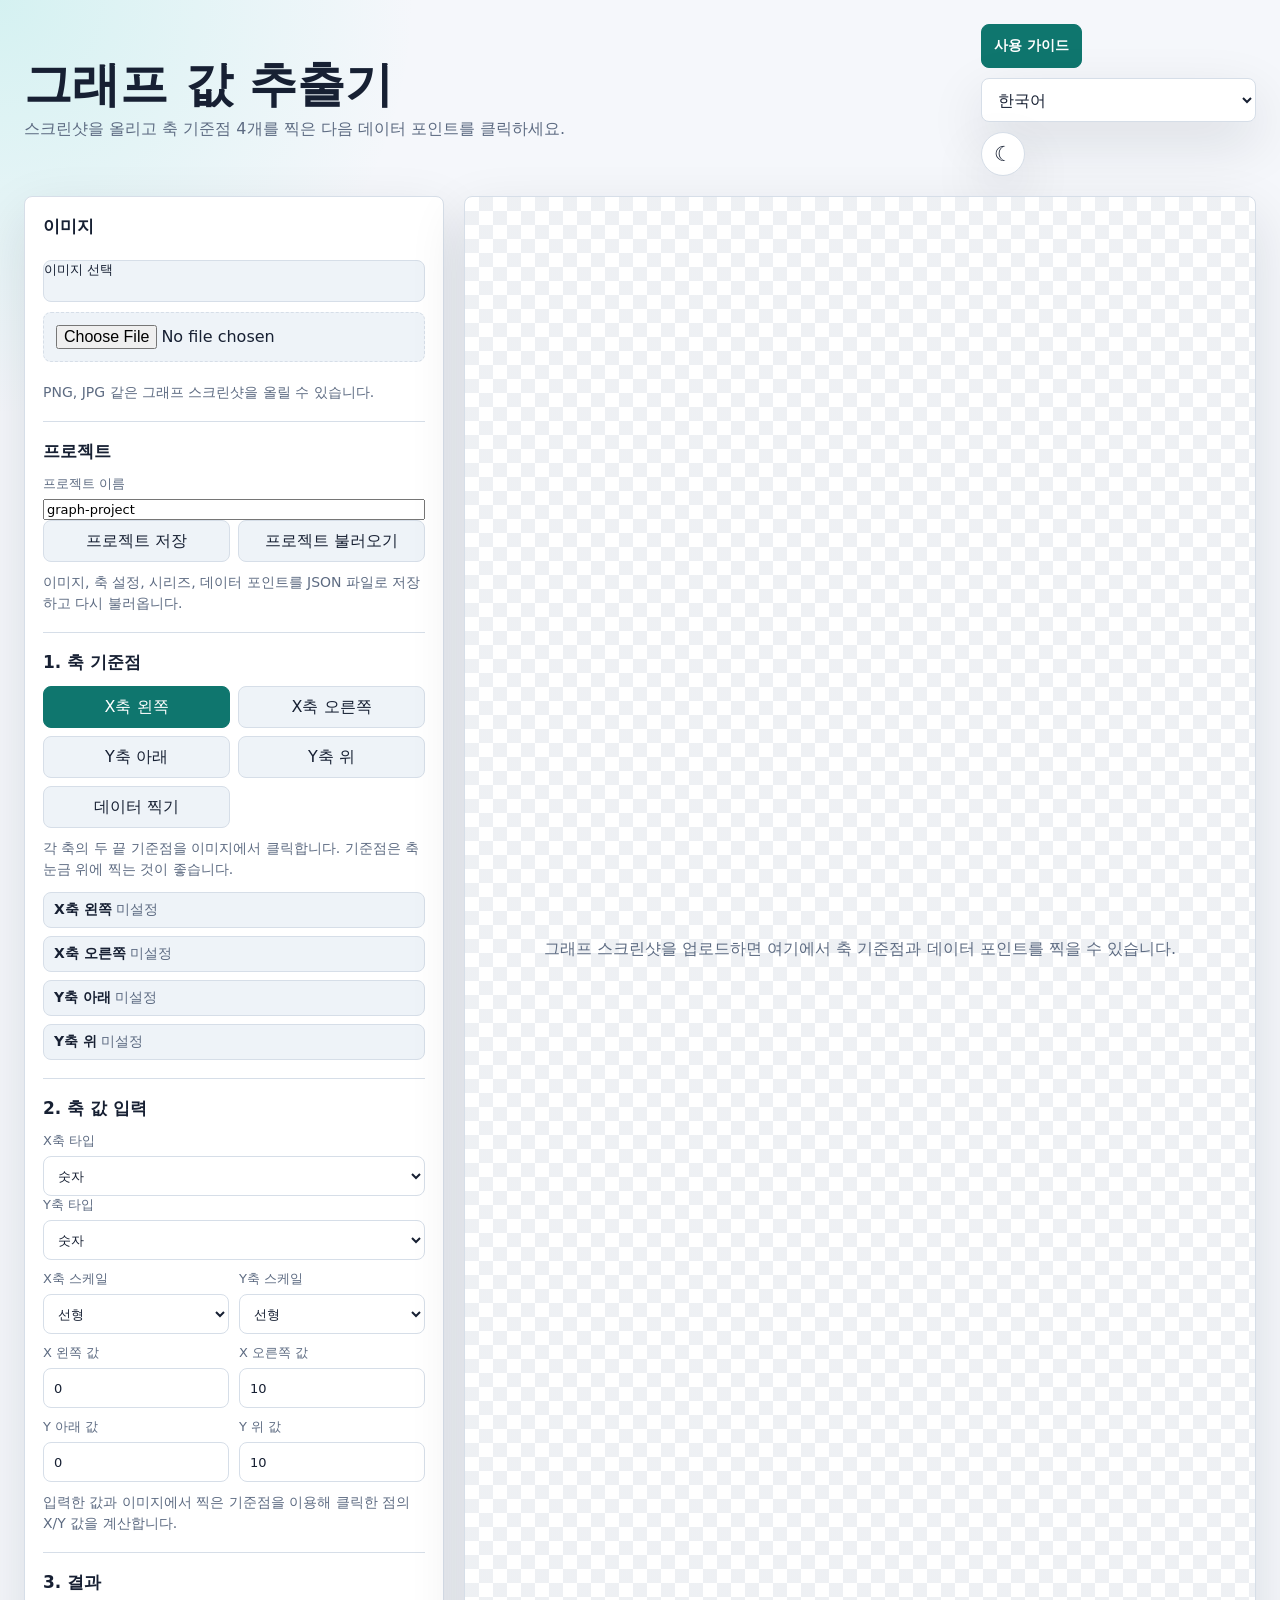
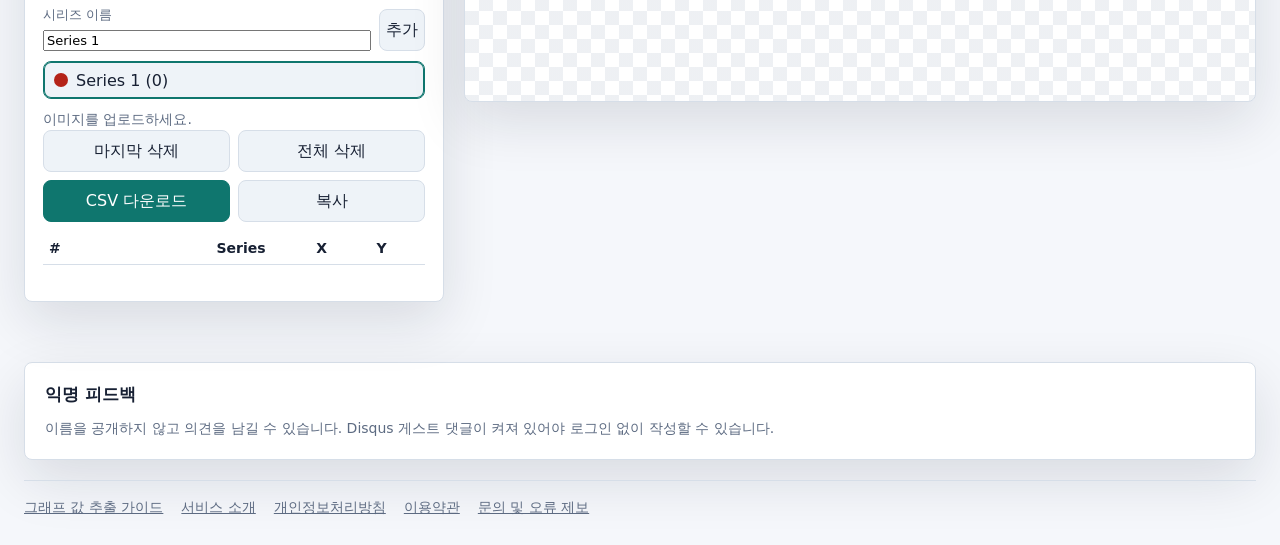
<file: index.html>
<!doctype html>
<html lang="ko">
  <head>
    <meta charset="utf-8">
    <meta name="viewport" content="width=device-width, initial-scale=1">
    <meta name="description" content="그래프 스크린샷에서 축 기준점과 데이터 포인트를 지정해 X/Y 값을 CSV로 추출하는 브라우저 기반 도구입니다.">
    <meta property="og:type" content="website">
    <meta property="og:locale" content="ko_KR">
    <meta property="og:url" content="https://graphplot.shop/">
    <meta property="og:title" content="그래프 값 추출기">
    <meta property="og:description" content="그래프 스크린샷에서 축 기준점과 데이터 포인트를 지정해 X/Y 값을 CSV로 추출하는 브라우저 기반 도구입니다.">
    <meta name="naver-site-verification" content="37897b6395bfa3225f7d12f8554199cbc006a43f">
    <meta name="google-adsense-account" content="ca-pub-1772996045722357">
    <link rel="icon" type="image/png" href="/favicon.png">
    <link rel="canonical" href="https://graphplot.shop/">
    <link rel="alternate" hreflang="ko" href="https://graphplot.shop/">
    <link rel="alternate" hreflang="en" href="https://graphplot.shop/en/">
    <link rel="alternate" hreflang="ja" href="https://graphplot.shop/ja/">
    <link rel="alternate" hreflang="zh-Hans" href="https://graphplot.shop/zh-cn/">
    <link rel="alternate" hreflang="x-default" href="https://graphplot.shop/">
    <title>그래프 값 추출기</title>
    <script async src="https://www.googletagmanager.com/gtag/js?id=G-CLPZ8SNQ32"></script>
    <script async src="https://pagead2.googlesyndication.com/pagead/js/adsbygoogle.js?client=ca-pub-1772996045722357"
      crossorigin="anonymous"></script>
    <script>
      window.dataLayer = window.dataLayer || [];
      function gtag(){dataLayer.push(arguments);}
      gtag('js', new Date());

      gtag('config', 'G-CLPZ8SNQ32');
    </script>
    <link rel="stylesheet" href="app.css">
  </head>
  <body>
    <div class="app">
      <header class="topbar">
        <div>
          <h1 data-i18n="appTitle">그래프 값 추출기</h1>
          <p data-i18n="appSubtitle">스크린샷을 올리고 축 기준점 4개를 찍은 다음 데이터 포인트를 클릭하세요.</p>
        </div>
        <div class="top-actions">
          <a class="guide-link" href="guide.html" data-language-link data-i18n="navGuide">사용 가이드</a>
          <select class="language-select" id="languageSelect" aria-label="언어 선택" data-i18n-aria-label="languageLabel">
            <option value="ko">한국어</option>
            <option value="en">English</option>
            <option value="ja">日本語</option>
            <option value="zh-CN">简体中文</option>
          </select>
          <button class="theme-toggle" type="button" aria-label="다크모드 켜기" aria-pressed="false">☾</button>
        </div>
      </header>

      <main class="workspace">
        <aside class="panel">
          <section class="section upload">
            <h2 data-i18n="imageTitle">이미지</h2>
            <label class="action-button" for="imageInput" data-i18n="chooseImage">이미지 선택</label>
            <input class="file-input" id="imageInput" type="file" accept="image/*" hidden>
            <p class="hint" data-i18n="imageHint">PNG, JPG 같은 그래프 스크린샷을 올릴 수 있습니다.</p>
          </section>

          <section class="section">
            <h2 data-i18n="projectTitle">프로젝트</h2>
            <label>
              <span data-i18n="projectName">프로젝트 이름</span>
              <input id="projectNameInput" type="text" value="graph-project">
            </label>
            <div class="action-row">
              <button class="action-button" id="saveProjectButton" type="button" data-i18n="saveProject">프로젝트 저장</button>
              <button class="action-button" id="loadProjectButton" type="button" data-i18n="loadProject">프로젝트 불러오기</button>
              <input id="loadProjectInput" type="file" accept="application/json" hidden>
            </div>
            <p class="hint" data-i18n="projectHint">이미지, 축 설정, 시리즈, 데이터 포인트를 JSON 파일로 저장하고 다시 불러옵니다.</p>
          </section>

          <section class="section">
            <h2 data-i18n="calibrationTitle">1. 축 기준점</h2>
            <div class="mode-grid">
              <button class="mode-button active" type="button" data-mode="x1" data-i18n="modeX1">X축 왼쪽</button>
              <button class="mode-button" type="button" data-mode="x2" data-i18n="modeX2">X축 오른쪽</button>
              <button class="mode-button" type="button" data-mode="y1" data-i18n="modeY1">Y축 아래</button>
              <button class="mode-button" type="button" data-mode="y2" data-i18n="modeY2">Y축 위</button>
              <button class="mode-button" type="button" data-mode="data" data-i18n="modeData">데이터 찍기</button>
            </div>
            <p class="hint" data-i18n="calibrationHint">각 축의 두 끝 기준점을 이미지에서 클릭합니다. 기준점은 축 눈금 위에 찍는 것이 좋습니다.</p>
            <div class="calibration-list" id="calibrationList"></div>
          </section>

          <section class="section">
            <h2 data-i18n="axisTitle">2. 축 값 입력</h2>
            <label>
              <span data-i18n="xAxisType">X축 타입</span>
              <select id="xAxisType">
                <option value="number" data-i18n="xAxisNumber">숫자</option>
                <option value="date" data-i18n="xAxisDate">날짜</option>
              </select>
            </label>
            <label>
              <span data-i18n="yAxisType">Y축 타입</span>
              <select id="yAxisType">
                <option value="number" data-i18n="yAxisNumber">숫자</option>
                <option value="date" data-i18n="yAxisDate">날짜</option>
              </select>
            </label>
            <div class="field-grid">
              <label>
                <span data-i18n="xScaleType">X축 스케일</span>
                <select id="xScaleType">
                  <option value="linear" data-i18n="scaleLinear">선형</option>
                  <option value="log" data-i18n="scaleLog">로그</option>
                </select>
              </label>
              <label>
                <span data-i18n="yScaleType">Y축 스케일</span>
                <select id="yScaleType">
                  <option value="linear" data-i18n="scaleLinear">선형</option>
                  <option value="log" data-i18n="scaleLog">로그</option>
                </select>
              </label>
            </div>
            <div class="field-grid">
              <label>
                <span data-i18n="x1Label">X 왼쪽 값</span>
                <input id="x1Value" type="number" value="0" step="any">
              </label>
              <label>
                <span data-i18n="x2Label">X 오른쪽 값</span>
                <input id="x2Value" type="number" value="10" step="any">
              </label>
              <label>
                <span data-i18n="y1Label">Y 아래 값</span>
                <input id="y1Value" type="number" value="0" step="any">
              </label>
              <label>
                <span data-i18n="y2Label">Y 위 값</span>
                <input id="y2Value" type="number" value="10" step="any">
              </label>
            </div>
            <p class="hint" data-i18n="axisHint">입력한 값과 이미지에서 찍은 기준점을 이용해 클릭한 점의 X/Y 값을 계산합니다.</p>
          </section>

          <section class="section">
            <h2 data-i18n="resultTitle">3. 결과</h2>
            <div class="inline-row">
              <label>
                <span data-i18n="seriesName">시리즈 이름</span>
                <input id="seriesNameInput" type="text" value="Series 1">
              </label>
              <button class="action-button" id="addSeriesButton" type="button" data-i18n="addSeries">추가</button>
            </div>
            <div class="series-list" id="seriesList"></div>
            <p class="status" id="statusText">이미지를 업로드하세요.</p>
            <div class="action-row">
              <button class="action-button" id="undoButton" type="button" data-i18n="undo">마지막 삭제</button>
              <button class="action-button" id="clearButton" type="button" data-i18n="clear">전체 삭제</button>
              <button class="action-button primary" id="csvButton" type="button" data-i18n="downloadCsv">CSV 다운로드</button>
              <button class="action-button" id="copyButton" type="button" data-i18n="copy">복사</button>
            </div>
            <div class="point-list">
              <table>
                <thead>
                  <tr>
                    <th data-i18n="tableIndex">#</th>
                    <th data-i18n="tableSeries">Series</th>
                    <th data-i18n="tableX">X</th>
                    <th data-i18n="tableY">Y</th>
                    <th></th>
                  </tr>
                </thead>
                <tbody id="pointTable"></tbody>
              </table>
            </div>
          </section>
        </aside>

        <section class="stage" aria-label="그래프 이미지 작업 영역" data-i18n-aria-label="stageLabel">
          <div class="canvas-wrap">
            <canvas id="graphCanvas"></canvas>
            <div class="magnifier" id="magnifier" hidden>
              <canvas id="magnifierCanvas" width="184" height="184"></canvas>
              <div class="magnifier-label">4x</div>
            </div>
            <div class="empty-state" id="emptyState" data-i18n="emptyState">그래프 스크린샷을 업로드하면 여기에서 축 기준점과 데이터 포인트를 찍을 수 있습니다.</div>
          </div>
        </section>
      </main>

      <div class="adfit-banner adfit-banner-desktop" aria-label="광고">
        <ins class="kakao_ad_area" style="display:none;"
          data-ad-unit="DAN-YRNraFThEDUAXyrU"
          data-ad-width="728"
          data-ad-height="90"></ins>
      </div>

      <div class="adfit-banner adfit-banner-mobile" aria-label="광고">
        <ins class="kakao_ad_area" style="display:none;"
          data-ad-unit="DAN-dq2H9sMdV3I1OVgf"
          data-ad-width="320"
          data-ad-height="100"></ins>
      </div>

      <div class="adsense-banner" aria-label="광고">
        <ins class="adsbygoogle"
          style="display:block"
          data-ad-client="ca-pub-1772996045722357"
          data-ad-slot="2217434955"
          data-ad-format="auto"
          data-full-width-responsive="true"></ins>
      </div>
      <script>
        (adsbygoogle = window.adsbygoogle || []).push({});
      </script>

      <section class="comments" aria-label="댓글" data-i18n-aria-label="commentsLabel">
        <h2 data-i18n="commentsTitle">익명 피드백</h2>
        <p class="hint" data-i18n="commentsHint">이름을 공개하지 않고 의견을 남길 수 있습니다. Disqus 게스트 댓글이 켜져 있어야 로그인 없이 작성할 수 있습니다.</p>
        <div id="disqus_thread"></div>
      </section>

      <footer class="site-footer">
        <a href="guide.html" data-language-link data-i18n="footerGuide">그래프 값 추출 가이드</a>
        <a href="about.html" data-language-link data-i18n="footerAbout">서비스 소개</a>
        <a href="privacy.html" data-language-link data-i18n="footerPrivacy">개인정보처리방침</a>
        <a href="terms.html" data-language-link data-i18n="footerTerms">이용약관</a>
        <a href="https://github.com/giyoon80/graph_plot/issues" target="_blank" rel="noopener noreferrer" data-i18n="footerContact">문의 및 오류 제보</a>
      </footer>
    </div>

    <script src="//t1.kakaocdn.net/kas/static/ba.min.js" async></script>

    <script src="app-translations.js"></script>
    <script src="app.js"></script>
    <script>
      (function() {
        var d = document, s = d.createElement('script');
        s.src = 'https://gyl-1.disqus.com/embed.js';
        s.setAttribute('data-timestamp', +new Date());
        (d.head || d.body).appendChild(s);
      })();
    </script>
    <noscript>Please enable JavaScript to view the <a href="https://disqus.com/?ref_noscript">comments powered by Disqus.</a></noscript>
  </body>
</html>
</file>
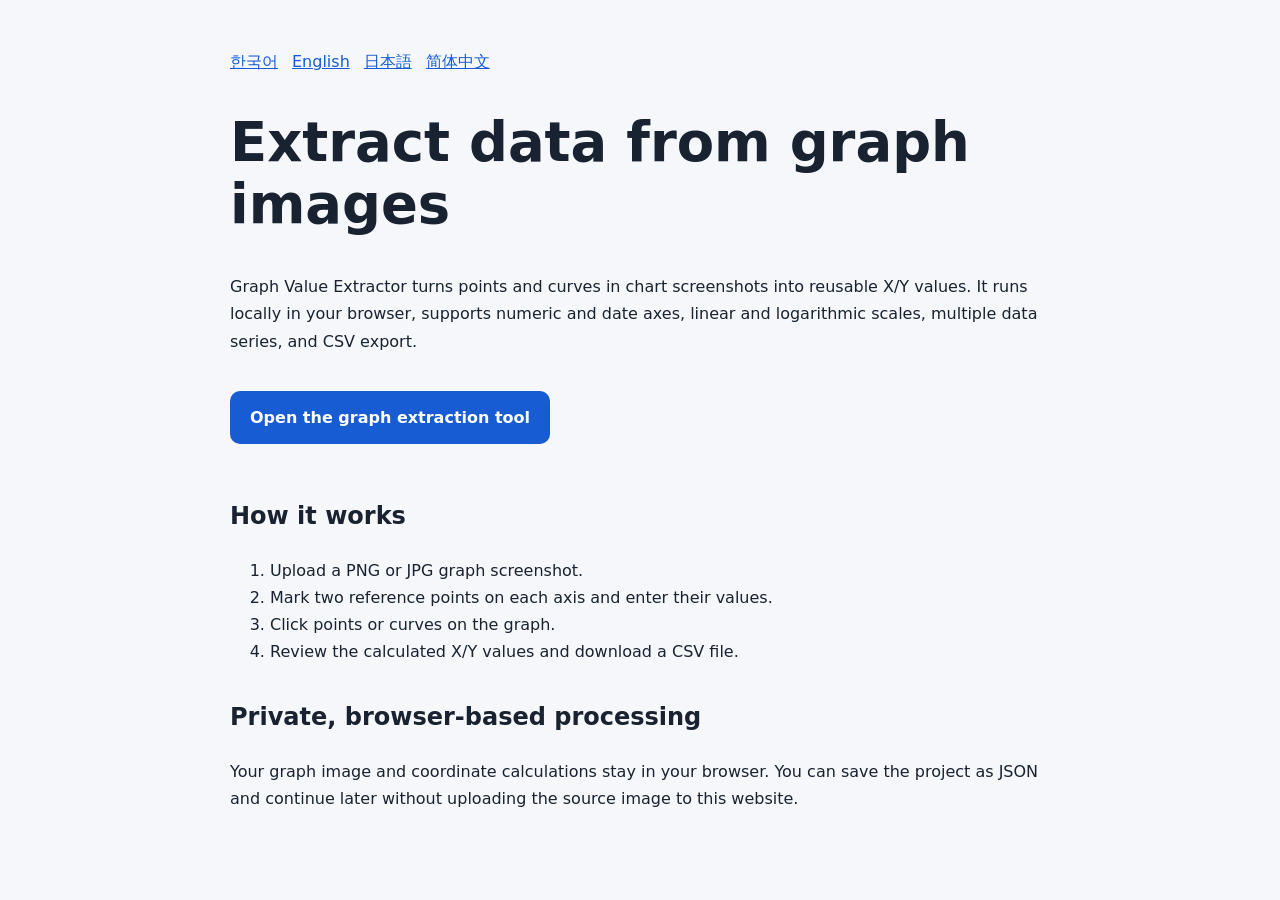
<file: en/index.html>
<!doctype html>
<html lang="en">
<head>
  <meta charset="utf-8">
  <meta name="viewport" content="width=device-width, initial-scale=1">
  <title>Graph Value Extractor – Extract Data from Graph Images to CSV</title>
  <meta name="description" content="Free browser-based graph value extractor. Upload a chart image, calibrate the X and Y axes, digitize data points, and export the extracted values to CSV.">
  <meta name="google-adsense-account" content="ca-pub-1772996045722357">
  <link rel="icon" type="image/png" href="/favicon.png">
  <link rel="canonical" href="https://graphplot.shop/en/">
  <link rel="alternate" hreflang="ko" href="https://graphplot.shop/">
  <link rel="alternate" hreflang="en" href="https://graphplot.shop/en/">
  <link rel="alternate" hreflang="ja" href="https://graphplot.shop/ja/">
  <link rel="alternate" hreflang="zh-Hans" href="https://graphplot.shop/zh-cn/">
  <link rel="alternate" hreflang="x-default" href="https://graphplot.shop/">
  <script async src="https://pagead2.googlesyndication.com/pagead/js/adsbygoogle.js?client=ca-pub-1772996045722357" crossorigin="anonymous"></script>
  <style>body{margin:0;background:#f5f7fb;color:#182230;font:16px/1.7 system-ui,sans-serif}.page{max-width:820px;margin:auto;padding:48px 24px}h1{font-size:clamp(2rem,5vw,3.4rem);line-height:1.15}h2{margin-top:2rem}.cta{display:inline-block;margin:20px 0;padding:13px 20px;border-radius:10px;background:#175cd3;color:#fff;text-decoration:none;font-weight:700}.langs a{margin-right:14px;color:#175cd3}</style>
</head>
<body><main class="page">
  <nav class="langs"><a href="/">한국어</a><a href="/en/" lang="en">English</a><a href="/ja/" lang="ja">日本語</a><a href="/zh-cn/" lang="zh-Hans">简体中文</a></nav>
  <h1>Extract data from graph images</h1>
  <p>Graph Value Extractor turns points and curves in chart screenshots into reusable X/Y values. It runs locally in your browser, supports numeric and date axes, linear and logarithmic scales, multiple data series, and CSV export.</p>
  <a class="cta" href="/?lang=en">Open the graph extraction tool</a>
  <h2>How it works</h2>
  <ol><li>Upload a PNG or JPG graph screenshot.</li><li>Mark two reference points on each axis and enter their values.</li><li>Click points or curves on the graph.</li><li>Review the calculated X/Y values and download a CSV file.</li></ol>
  <h2>Private, browser-based processing</h2>
  <p>Your graph image and coordinate calculations stay in your browser. You can save the project as JSON and continue later without uploading the source image to this website.</p>
</main></body></html>
</file>
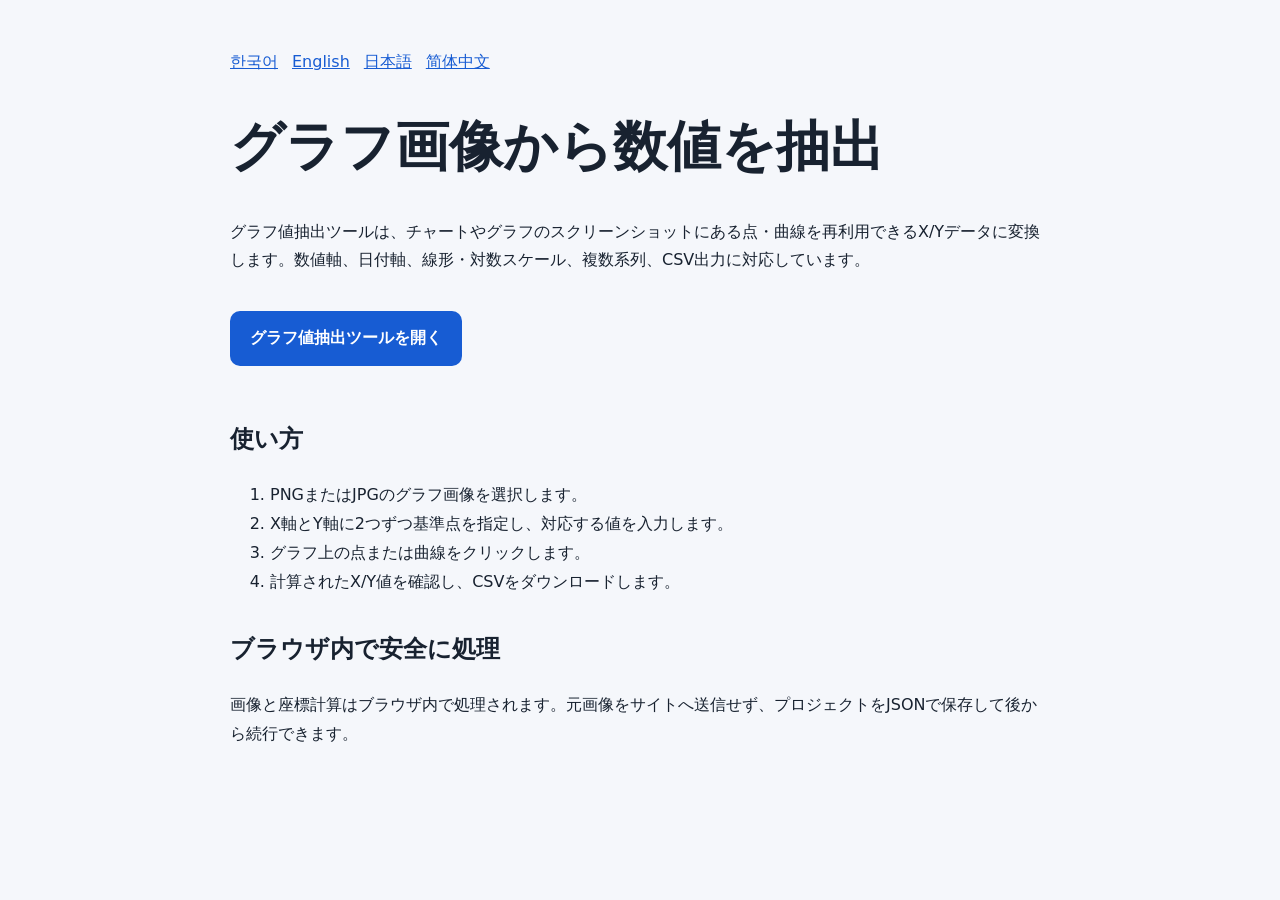
<file: ja/index.html>
<!doctype html>
<html lang="ja">
<head>
  <meta charset="utf-8">
  <meta name="viewport" content="width=device-width, initial-scale=1">
  <title>グラフ値抽出ツール – 画像から数値を読み取りCSV出力</title>
  <meta name="description" content="グラフ画像からX・Yの数値を抽出できる無料のブラウザツールです。軸を校正し、点や曲線を指定してCSVに出力できます。日付軸・対数軸にも対応します。">
  <meta name="google-adsense-account" content="ca-pub-1772996045722357">
  <link rel="icon" type="image/png" href="/favicon.png">
  <link rel="canonical" href="https://graphplot.shop/ja/">
  <link rel="alternate" hreflang="ko" href="https://graphplot.shop/">
  <link rel="alternate" hreflang="en" href="https://graphplot.shop/en/">
  <link rel="alternate" hreflang="ja" href="https://graphplot.shop/ja/">
  <link rel="alternate" hreflang="zh-Hans" href="https://graphplot.shop/zh-cn/">
  <link rel="alternate" hreflang="x-default" href="https://graphplot.shop/">
  <script async src="https://pagead2.googlesyndication.com/pagead/js/adsbygoogle.js?client=ca-pub-1772996045722357" crossorigin="anonymous"></script>
  <style>body{margin:0;background:#f5f7fb;color:#182230;font:16px/1.8 system-ui,sans-serif}.page{max-width:820px;margin:auto;padding:48px 24px}h1{font-size:clamp(2rem,5vw,3.4rem);line-height:1.25}h2{margin-top:2rem}.cta{display:inline-block;margin:20px 0;padding:13px 20px;border-radius:10px;background:#175cd3;color:#fff;text-decoration:none;font-weight:700}.langs a{margin-right:14px;color:#175cd3}</style>
</head>
<body><main class="page">
  <nav class="langs"><a href="/">한국어</a><a href="/en/" lang="en">English</a><a href="/ja/">日本語</a><a href="/zh-cn/" lang="zh-Hans">简体中文</a></nav>
  <h1>グラフ画像から数値を抽出</h1>
  <p>グラフ値抽出ツールは、チャートやグラフのスクリーンショットにある点・曲線を再利用できるX/Yデータに変換します。数値軸、日付軸、線形・対数スケール、複数系列、CSV出力に対応しています。</p>
  <a class="cta" href="/?lang=ja">グラフ値抽出ツールを開く</a>
  <h2>使い方</h2>
  <ol><li>PNGまたはJPGのグラフ画像を選択します。</li><li>X軸とY軸に2つずつ基準点を指定し、対応する値を入力します。</li><li>グラフ上の点または曲線をクリックします。</li><li>計算されたX/Y値を確認し、CSVをダウンロードします。</li></ol>
  <h2>ブラウザ内で安全に処理</h2>
  <p>画像と座標計算はブラウザ内で処理されます。元画像をサイトへ送信せず、プロジェクトをJSONで保存して後から続行できます。</p>
</main></body></html>
</file>
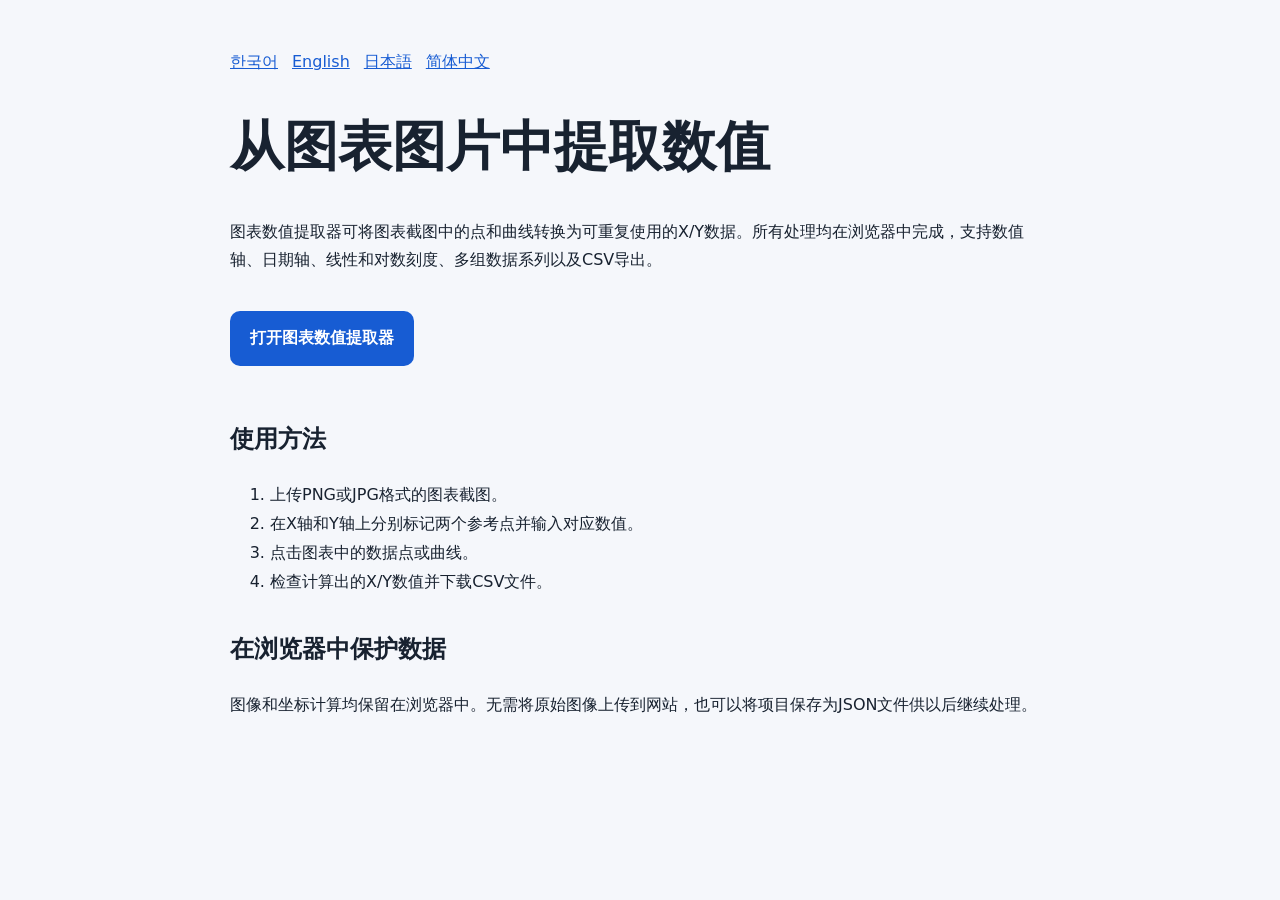
<file: zh-cn/index.html>
<!doctype html>
<html lang="zh-Hans">
<head>
  <meta charset="utf-8">
  <meta name="viewport" content="width=device-width, initial-scale=1">
  <title>图表数值提取器 – 从图表图片提取数据并导出CSV</title>
  <meta name="description" content="免费的在线图表数值提取工具。上传图表图片，校准X轴和Y轴，提取数据点，并将结果导出为CSV。支持日期轴和对数刻度。">
  <meta name="google-adsense-account" content="ca-pub-1772996045722357">
  <link rel="icon" type="image/png" href="/favicon.png">
  <link rel="canonical" href="https://graphplot.shop/zh-cn/">
  <link rel="alternate" hreflang="ko" href="https://graphplot.shop/">
  <link rel="alternate" hreflang="en" href="https://graphplot.shop/en/">
  <link rel="alternate" hreflang="ja" href="https://graphplot.shop/ja/">
  <link rel="alternate" hreflang="zh-Hans" href="https://graphplot.shop/zh-cn/">
  <link rel="alternate" hreflang="x-default" href="https://graphplot.shop/">
  <script async src="https://pagead2.googlesyndication.com/pagead/js/adsbygoogle.js?client=ca-pub-1772996045722357" crossorigin="anonymous"></script>
  <style>body{margin:0;background:#f5f7fb;color:#182230;font:16px/1.8 system-ui,sans-serif}.page{max-width:820px;margin:auto;padding:48px 24px}h1{font-size:clamp(2rem,5vw,3.4rem);line-height:1.25}h2{margin-top:2rem}.cta{display:inline-block;margin:20px 0;padding:13px 20px;border-radius:10px;background:#175cd3;color:#fff;text-decoration:none;font-weight:700}.langs a{margin-right:14px;color:#175cd3}</style>
</head>
<body><main class="page">
  <nav class="langs"><a href="/">한국어</a><a href="/en/" lang="en">English</a><a href="/ja/" lang="ja">日本語</a><a href="/zh-cn/">简体中文</a></nav>
  <h1>从图表图片中提取数值</h1>
  <p>图表数值提取器可将图表截图中的点和曲线转换为可重复使用的X/Y数据。所有处理均在浏览器中完成，支持数值轴、日期轴、线性和对数刻度、多组数据系列以及CSV导出。</p>
  <a class="cta" href="/?lang=zh-CN">打开图表数值提取器</a>
  <h2>使用方法</h2>
  <ol><li>上传PNG或JPG格式的图表截图。</li><li>在X轴和Y轴上分别标记两个参考点并输入对应数值。</li><li>点击图表中的数据点或曲线。</li><li>检查计算出的X/Y数值并下载CSV文件。</li></ol>
  <h2>在浏览器中保护数据</h2>
  <p>图像和坐标计算均保留在浏览器中。无需将原始图像上传到网站，也可以将项目保存为JSON文件供以后继续处理。</p>
</main></body></html>
</file>
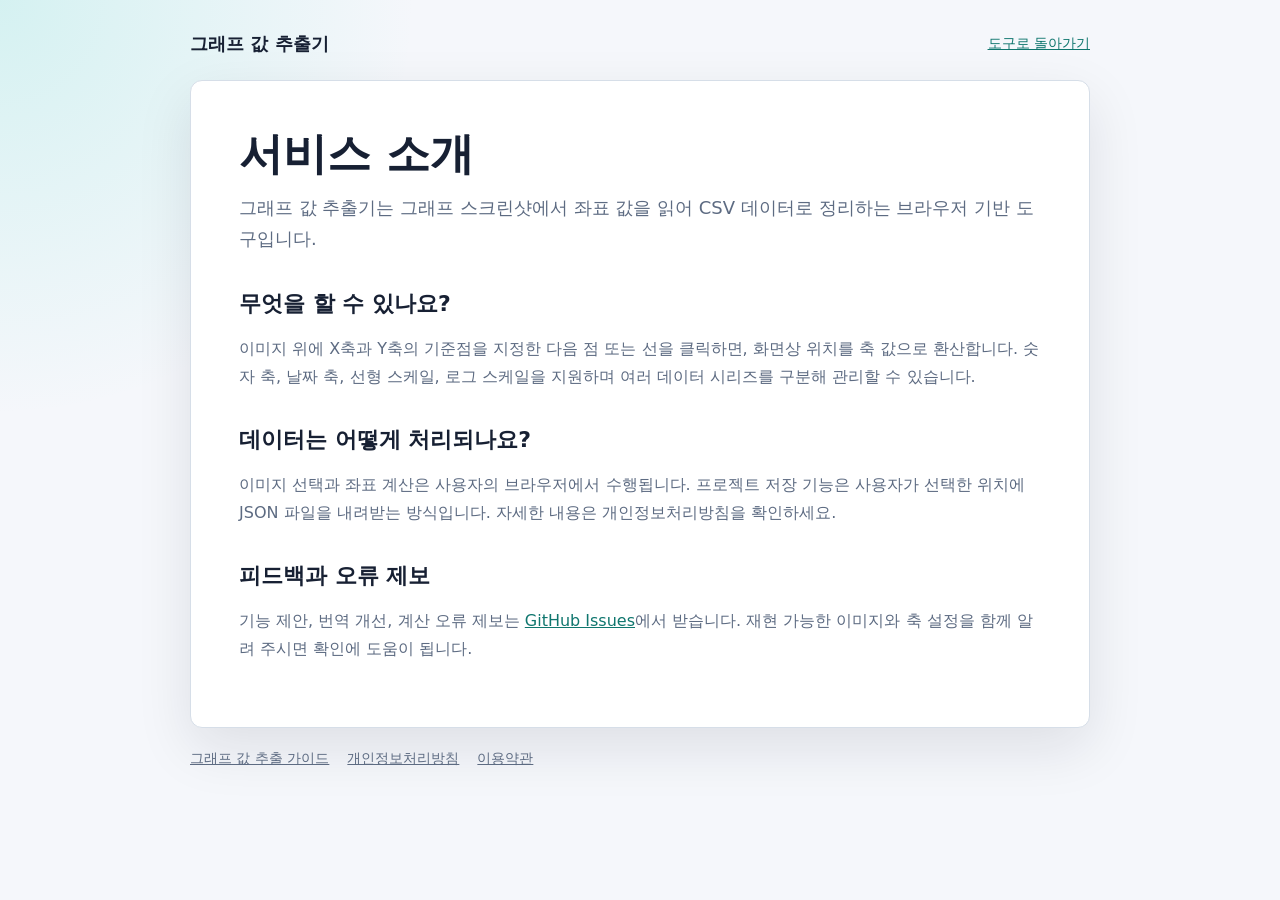
<file: about.html>
<!doctype html>
<html lang="ko">
  <head>
    <meta charset="utf-8">
    <meta name="viewport" content="width=device-width, initial-scale=1">
    <meta name="description" content="그래프 값 추출기는 이미지 속 차트를 표 형식 데이터로 정리할 수 있도록 돕는 브라우저 기반 도구입니다.">
    <meta name="google-adsense-account" content="ca-pub-1772996045722357">
    <link rel="icon" type="image/png" href="/favicon.png">
    <link rel="canonical" href="https://graphplot.shop/about.html">
    <title>서비스 소개 | 그래프 값 추출기</title>
    <script async src="https://pagead2.googlesyndication.com/pagead/js/adsbygoogle.js?client=ca-pub-1772996045722357"
      crossorigin="anonymous"></script>
    <link rel="stylesheet" href="info.css">
  </head>
  <body>
    <div class="page">
      <header class="topbar"><a class="brand" href="index.html">그래프 값 추출기</a><a class="back" href="index.html">도구로 돌아가기</a></header>
      <main>
        <h1>서비스 소개</h1>
        <p class="lead">그래프 값 추출기는 그래프 스크린샷에서 좌표 값을 읽어 CSV 데이터로 정리하는 브라우저 기반 도구입니다.</p>
        <h2>무엇을 할 수 있나요?</h2>
        <p>이미지 위에 X축과 Y축의 기준점을 지정한 다음 점 또는 선을 클릭하면, 화면상 위치를 축 값으로 환산합니다. 숫자 축, 날짜 축, 선형 스케일, 로그 스케일을 지원하며 여러 데이터 시리즈를 구분해 관리할 수 있습니다.</p>
        <h2>데이터는 어떻게 처리되나요?</h2>
        <p>이미지 선택과 좌표 계산은 사용자의 브라우저에서 수행됩니다. 프로젝트 저장 기능은 사용자가 선택한 위치에 JSON 파일을 내려받는 방식입니다. 자세한 내용은 개인정보처리방침을 확인하세요.</p>
        <h2>피드백과 오류 제보</h2>
        <p>기능 제안, 번역 개선, 계산 오류 제보는 <a href="https://github.com/giyoon80/graph_plot/issues">GitHub Issues</a>에서 받습니다. 재현 가능한 이미지와 축 설정을 함께 알려 주시면 확인에 도움이 됩니다.</p>
      </main>
      <footer class="site-footer"><a href="guide.html">그래프 값 추출 가이드</a><a href="privacy.html">개인정보처리방침</a><a href="terms.html">이용약관</a></footer>
    </div>
  </body>
</html>
</file>
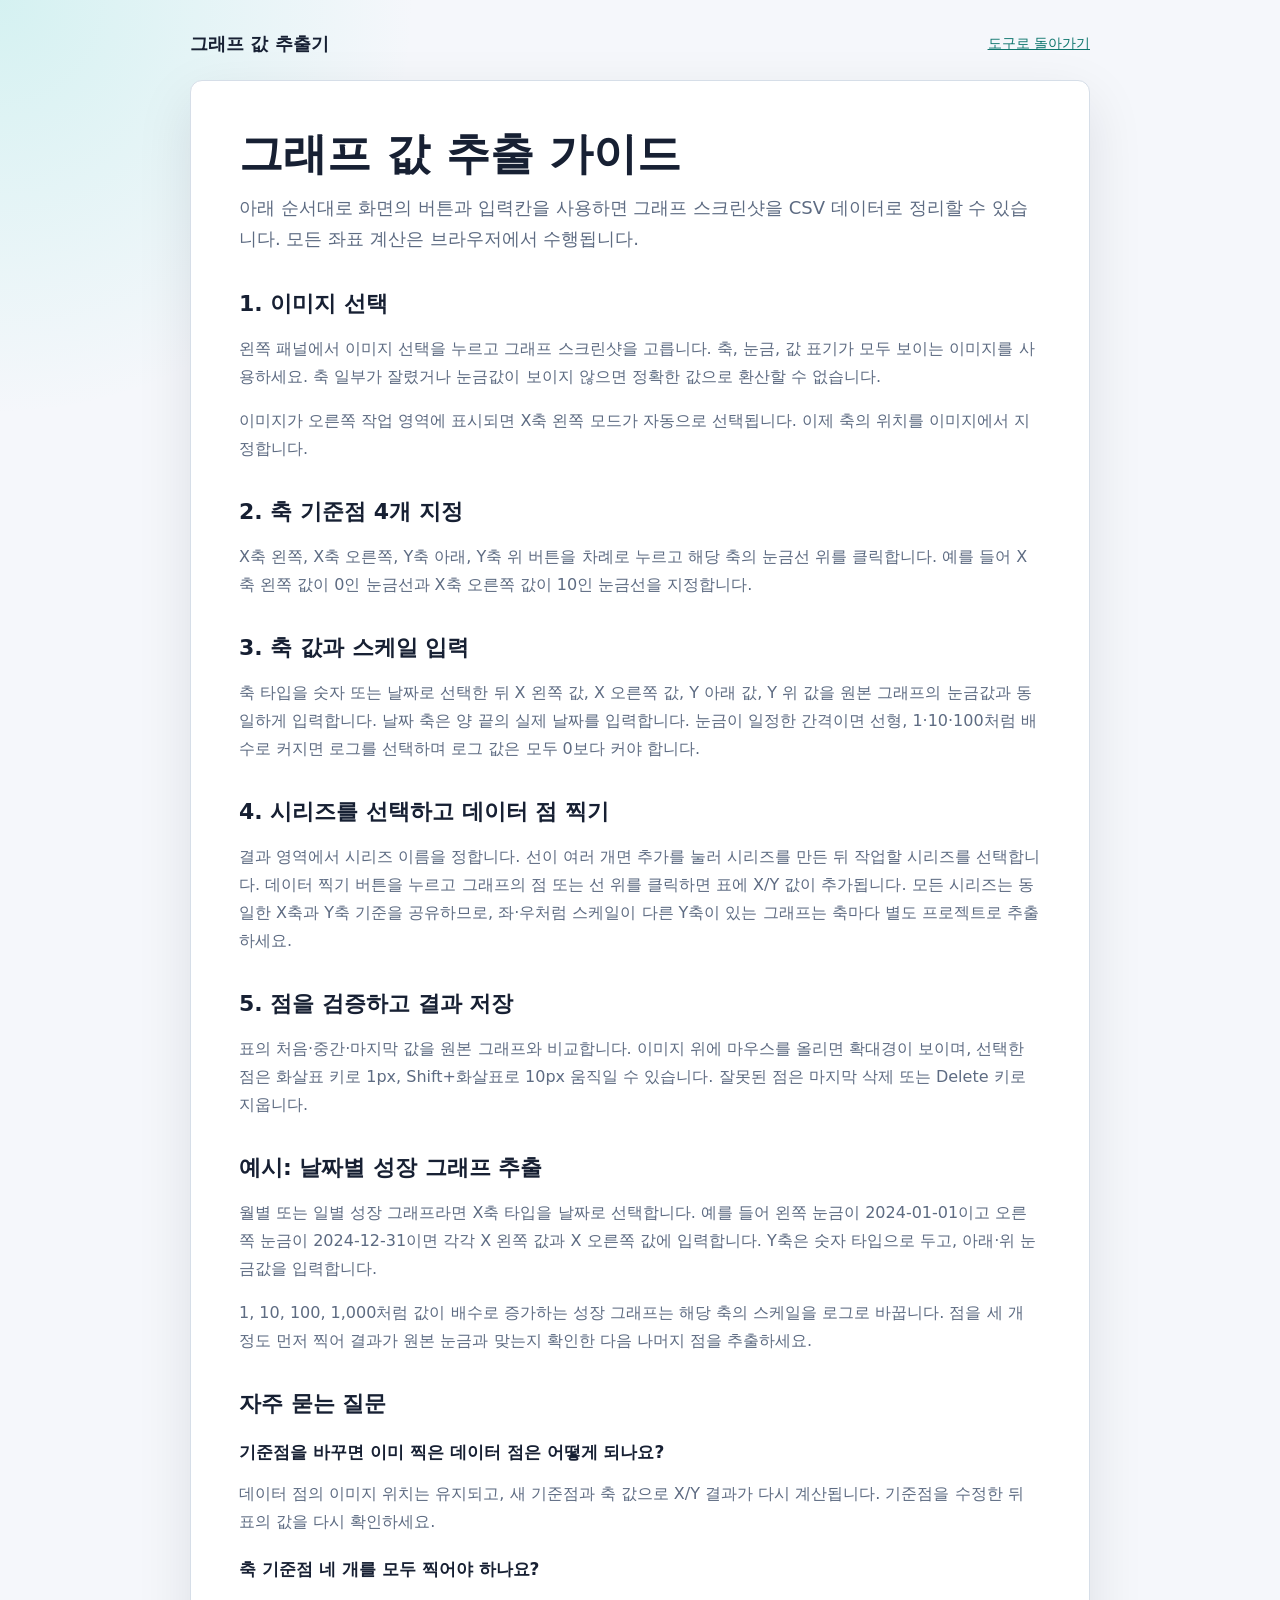
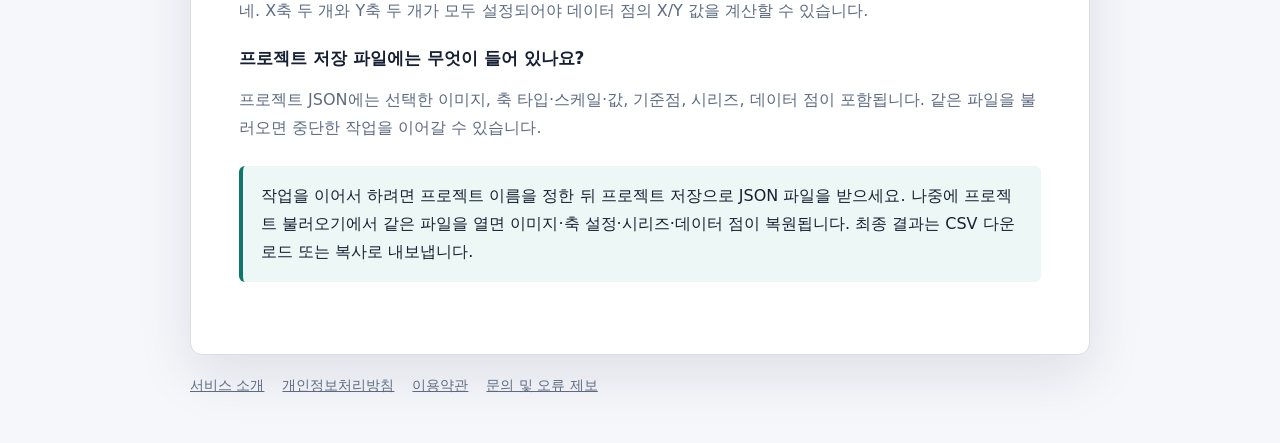
<file: guide.html>
<!doctype html>
<html lang="ko">
  <head>
    <meta charset="utf-8">
    <meta name="viewport" content="width=device-width, initial-scale=1">
    <meta name="description" content="그래프 스크린샷에서 수치를 정확히 추출하기 위한 축 보정, 로그 스케일, 날짜 축, CSV 검증 가이드입니다.">
    <meta name="google-adsense-account" content="ca-pub-1772996045722357">
    <link rel="icon" type="image/png" href="/favicon.png">
    <link rel="canonical" href="https://graphplot.shop/guide.html">
    <title>그래프 값 추출 가이드</title>
    <script async src="https://pagead2.googlesyndication.com/pagead/js/adsbygoogle.js?client=ca-pub-1772996045722357"
      crossorigin="anonymous"></script>
    <link rel="stylesheet" href="info.css">
  </head>
  <body>
    <div class="page">
      <header class="topbar">
        <a class="brand" href="index.html" data-language-link data-i18n="brand">그래프 값 추출기</a>
        <a class="back" href="index.html" data-language-link data-i18n="back">도구로 돌아가기</a>
      </header>
      <main>
        <h1 data-i18n="heading">그래프 값 추출 가이드</h1>
        <p class="lead" data-i18n="lead">아래 순서대로 화면의 버튼과 입력칸을 사용하면 그래프 스크린샷을 CSV 데이터로 정리할 수 있습니다. 모든 좌표 계산은 브라우저에서 수행됩니다.</p>

        <h2 data-i18n="step1Heading">1. 이미지 선택</h2>
        <p data-i18n="step1Body1">왼쪽 패널에서 이미지 선택을 누르고 그래프 스크린샷을 고릅니다. 축, 눈금, 값 표기가 모두 보이는 이미지를 사용하세요. 축 일부가 잘렸거나 눈금값이 보이지 않으면 정확한 값으로 환산할 수 없습니다.</p>
        <p data-i18n="step1Body2">이미지가 오른쪽 작업 영역에 표시되면 X축 왼쪽 모드가 자동으로 선택됩니다. 이제 축의 위치를 이미지에서 지정합니다.</p>

        <h2 data-i18n="step2Heading">2. 축 기준점 4개 지정</h2>
        <p data-i18n="step2Body">X축 왼쪽, X축 오른쪽, Y축 아래, Y축 위 버튼을 차례로 누르고 해당 축의 눈금선 위를 클릭합니다. 예를 들어 X축 왼쪽 값이 0인 눈금선과 X축 오른쪽 값이 10인 눈금선을 지정합니다.</p>

        <h2 data-i18n="step3Heading">3. 축 값과 스케일 입력</h2>
        <p data-i18n="step3Body">축 타입을 숫자 또는 날짜로 선택한 뒤 X 왼쪽 값, X 오른쪽 값, Y 아래 값, Y 위 값을 원본 그래프의 눈금값과 동일하게 입력합니다. 날짜 축은 양 끝의 실제 날짜를 입력합니다. 눈금이 일정한 간격이면 선형, 1·10·100처럼 배수로 커지면 로그를 선택하며 로그 값은 모두 0보다 커야 합니다.</p>

        <h2 data-i18n="step4Heading">4. 시리즈를 선택하고 데이터 점 찍기</h2>
        <p data-i18n="step4Body">결과 영역에서 시리즈 이름을 정합니다. 선이 여러 개면 추가를 눌러 시리즈를 만든 뒤 작업할 시리즈를 선택합니다. 데이터 찍기 버튼을 누르고 그래프의 점 또는 선 위를 클릭하면 표에 X/Y 값이 추가됩니다. 모든 시리즈는 동일한 X축과 Y축 기준을 공유하므로, 좌·우처럼 스케일이 다른 Y축이 있는 그래프는 축마다 별도 프로젝트로 추출하세요.</p>

        <h2 data-i18n="step5Heading">5. 점을 검증하고 결과 저장</h2>
        <p data-i18n="step5Body">표의 처음·중간·마지막 값을 원본 그래프와 비교합니다. 이미지 위에 마우스를 올리면 확대경이 보이며, 선택한 점은 화살표 키로 1px, Shift+화살표로 10px 움직일 수 있습니다. 잘못된 점은 마지막 삭제 또는 Delete 키로 지웁니다.</p>

        <h2 data-i18n="exampleHeading">예시: 날짜별 성장 그래프 추출</h2>
        <p data-i18n="exampleBody1">월별 또는 일별 성장 그래프라면 X축 타입을 날짜로 선택합니다. 예를 들어 왼쪽 눈금이 2024-01-01이고 오른쪽 눈금이 2024-12-31이면 각각 X 왼쪽 값과 X 오른쪽 값에 입력합니다. Y축은 숫자 타입으로 두고, 아래·위 눈금값을 입력합니다.</p>
        <p data-i18n="exampleBody2">1, 10, 100, 1,000처럼 값이 배수로 증가하는 성장 그래프는 해당 축의 스케일을 로그로 바꿉니다. 점을 세 개 정도 먼저 찍어 결과가 원본 눈금과 맞는지 확인한 다음 나머지 점을 추출하세요.</p>

        <h2 data-i18n="faqHeading">자주 묻는 질문</h2>
        <h3 data-i18n="faq1Question">기준점을 바꾸면 이미 찍은 데이터 점은 어떻게 되나요?</h3>
        <p data-i18n="faq1Answer">데이터 점의 이미지 위치는 유지되고, 새 기준점과 축 값으로 X/Y 결과가 다시 계산됩니다. 기준점을 수정한 뒤 표의 값을 다시 확인하세요.</p>
        <h3 data-i18n="faq2Question">축 기준점 네 개를 모두 찍어야 하나요?</h3>
        <p data-i18n="faq2Answer">네. X축 두 개와 Y축 두 개가 모두 설정되어야 데이터 점의 X/Y 값을 계산할 수 있습니다.</p>
        <h3 data-i18n="faq3Question">프로젝트 저장 파일에는 무엇이 들어 있나요?</h3>
        <p data-i18n="faq3Answer">프로젝트 JSON에는 선택한 이미지, 축 타입·스케일·값, 기준점, 시리즈, 데이터 점이 포함됩니다. 같은 파일을 불러오면 중단한 작업을 이어갈 수 있습니다.</p>

        <div class="notice"><p data-i18n="notice">작업을 이어서 하려면 프로젝트 이름을 정한 뒤 프로젝트 저장으로 JSON 파일을 받으세요. 나중에 프로젝트 불러오기에서 같은 파일을 열면 이미지·축 설정·시리즈·데이터 점이 복원됩니다. 최종 결과는 CSV 다운로드 또는 복사로 내보냅니다.</p></div>
      </main>
      <footer class="site-footer">
        <a href="about.html" data-language-link data-i18n="about">서비스 소개</a><a href="privacy.html" data-language-link data-i18n="privacy">개인정보처리방침</a><a href="terms.html" data-language-link data-i18n="terms">이용약관</a><a href="https://github.com/giyoon80/graph_plot/issues" data-i18n="contact">문의 및 오류 제보</a>
      </footer>
    </div>
    <script src="info-translations.js"></script>
    <script src="info.js"></script>
  </body>
</html>
</file>
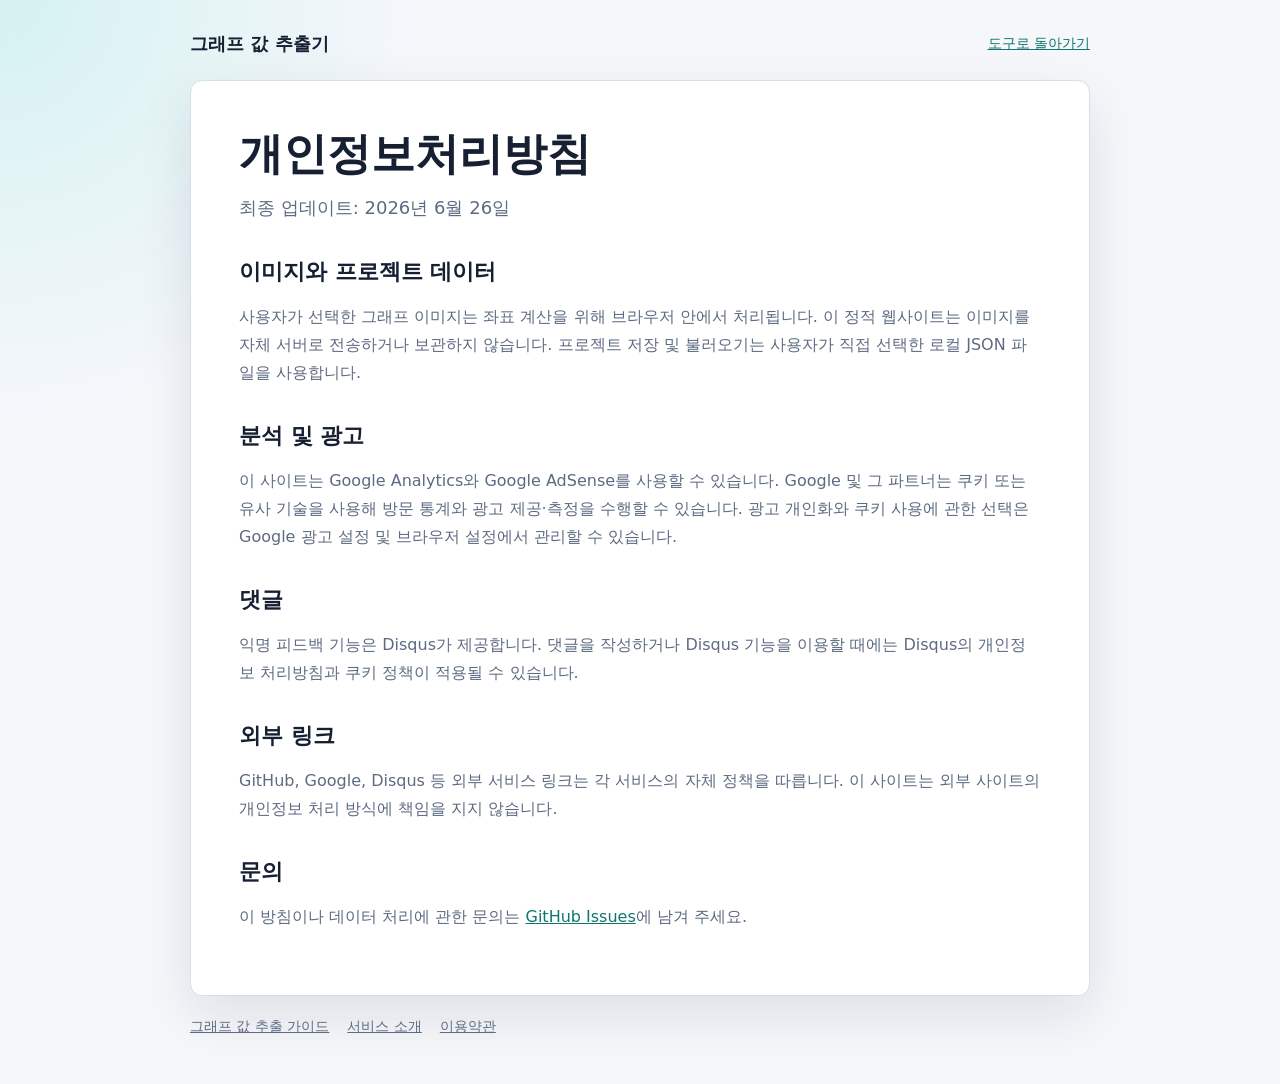
<file: privacy.html>
<!doctype html>
<html lang="ko">
  <head>
    <meta charset="utf-8">
    <meta name="viewport" content="width=device-width, initial-scale=1">
    <meta name="description" content="그래프 값 추출기의 개인정보처리방침입니다.">
    <meta name="google-adsense-account" content="ca-pub-1772996045722357">
    <link rel="icon" type="image/png" href="/favicon.png">
    <link rel="canonical" href="https://graphplot.shop/privacy.html">
    <title>개인정보처리방침 | 그래프 값 추출기</title>
    <script async src="https://pagead2.googlesyndication.com/pagead/js/adsbygoogle.js?client=ca-pub-1772996045722357"
      crossorigin="anonymous"></script>
    <link rel="stylesheet" href="info.css">
  </head>
  <body>
    <div class="page">
      <header class="topbar"><a class="brand" href="index.html">그래프 값 추출기</a><a class="back" href="index.html">도구로 돌아가기</a></header>
      <main>
        <h1>개인정보처리방침</h1>
        <p class="lead">최종 업데이트: 2026년 6월 26일</p>
        <h2>이미지와 프로젝트 데이터</h2>
        <p>사용자가 선택한 그래프 이미지는 좌표 계산을 위해 브라우저 안에서 처리됩니다. 이 정적 웹사이트는 이미지를 자체 서버로 전송하거나 보관하지 않습니다. 프로젝트 저장 및 불러오기는 사용자가 직접 선택한 로컬 JSON 파일을 사용합니다.</p>
        <h2>분석 및 광고</h2>
        <p>이 사이트는 Google Analytics와 Google AdSense를 사용할 수 있습니다. Google 및 그 파트너는 쿠키 또는 유사 기술을 사용해 방문 통계와 광고 제공·측정을 수행할 수 있습니다. 광고 개인화와 쿠키 사용에 관한 선택은 Google 광고 설정 및 브라우저 설정에서 관리할 수 있습니다.</p>
        <h2>댓글</h2>
        <p>익명 피드백 기능은 Disqus가 제공합니다. 댓글을 작성하거나 Disqus 기능을 이용할 때에는 Disqus의 개인정보 처리방침과 쿠키 정책이 적용될 수 있습니다.</p>
        <h2>외부 링크</h2>
        <p>GitHub, Google, Disqus 등 외부 서비스 링크는 각 서비스의 자체 정책을 따릅니다. 이 사이트는 외부 사이트의 개인정보 처리 방식에 책임을 지지 않습니다.</p>
        <h2>문의</h2>
        <p>이 방침이나 데이터 처리에 관한 문의는 <a href="https://github.com/giyoon80/graph_plot/issues">GitHub Issues</a>에 남겨 주세요.</p>
      </main>
      <footer class="site-footer"><a href="guide.html">그래프 값 추출 가이드</a><a href="about.html">서비스 소개</a><a href="terms.html">이용약관</a></footer>
    </div>
  </body>
</html>
</file>
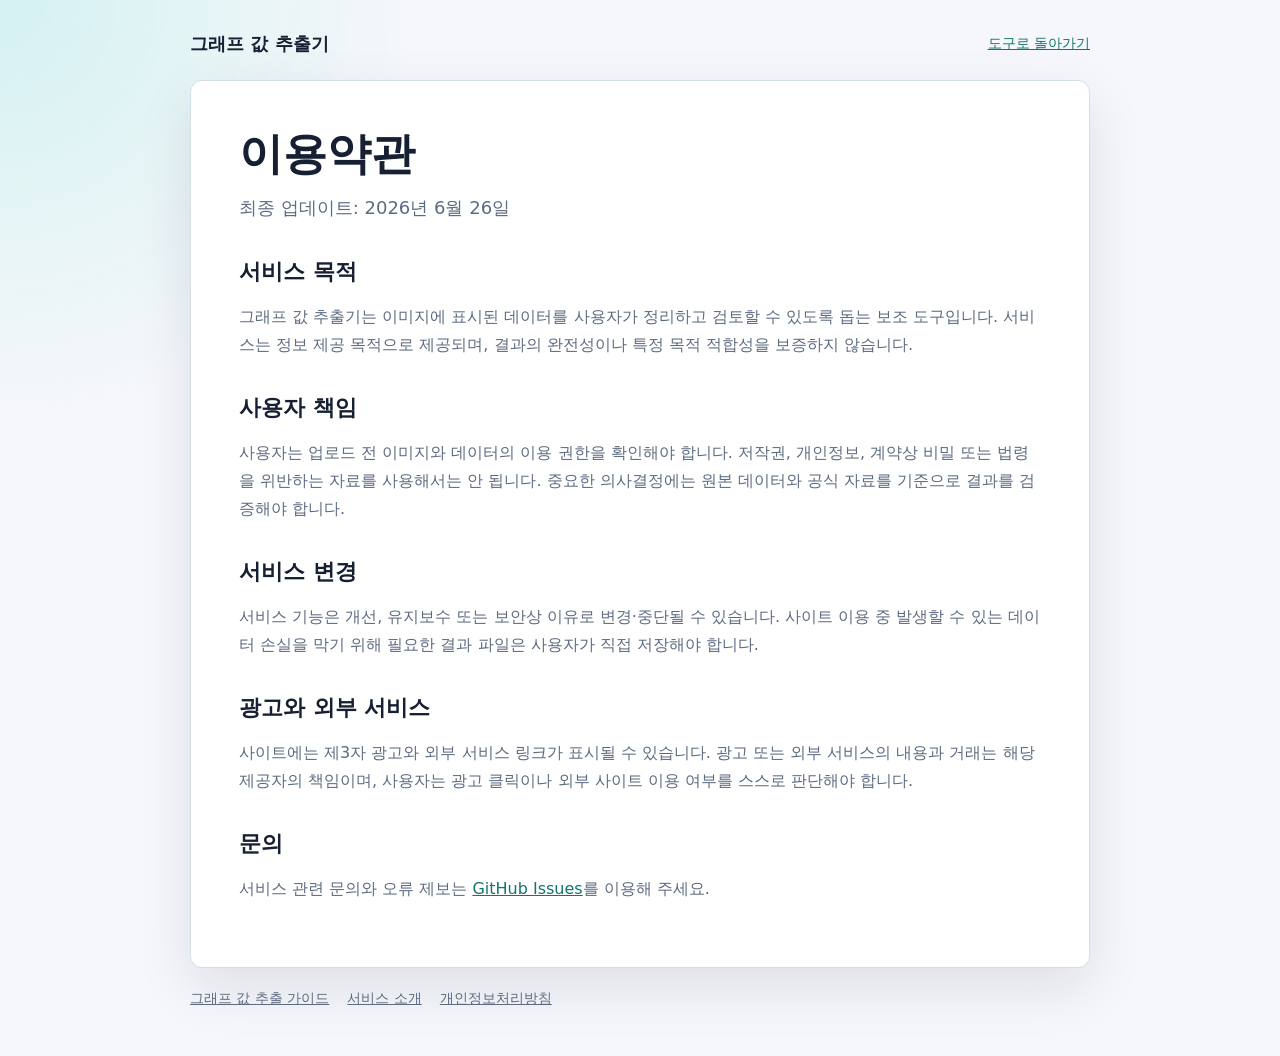
<file: terms.html>
<!doctype html>
<html lang="ko">
  <head>
    <meta charset="utf-8">
    <meta name="viewport" content="width=device-width, initial-scale=1">
    <meta name="description" content="그래프 값 추출기 이용약관입니다.">
    <meta name="google-adsense-account" content="ca-pub-1772996045722357">
    <link rel="icon" type="image/png" href="/favicon.png">
    <link rel="canonical" href="https://graphplot.shop/terms.html">
    <title>이용약관 | 그래프 값 추출기</title>
    <script async src="https://pagead2.googlesyndication.com/pagead/js/adsbygoogle.js?client=ca-pub-1772996045722357"
      crossorigin="anonymous"></script>
    <link rel="stylesheet" href="info.css">
  </head>
  <body>
    <div class="page">
      <header class="topbar"><a class="brand" href="index.html">그래프 값 추출기</a><a class="back" href="index.html">도구로 돌아가기</a></header>
      <main>
        <h1>이용약관</h1>
        <p class="lead">최종 업데이트: 2026년 6월 26일</p>
        <h2>서비스 목적</h2>
        <p>그래프 값 추출기는 이미지에 표시된 데이터를 사용자가 정리하고 검토할 수 있도록 돕는 보조 도구입니다. 서비스는 정보 제공 목적으로 제공되며, 결과의 완전성이나 특정 목적 적합성을 보증하지 않습니다.</p>
        <h2>사용자 책임</h2>
        <p>사용자는 업로드 전 이미지와 데이터의 이용 권한을 확인해야 합니다. 저작권, 개인정보, 계약상 비밀 또는 법령을 위반하는 자료를 사용해서는 안 됩니다. 중요한 의사결정에는 원본 데이터와 공식 자료를 기준으로 결과를 검증해야 합니다.</p>
        <h2>서비스 변경</h2>
        <p>서비스 기능은 개선, 유지보수 또는 보안상 이유로 변경·중단될 수 있습니다. 사이트 이용 중 발생할 수 있는 데이터 손실을 막기 위해 필요한 결과 파일은 사용자가 직접 저장해야 합니다.</p>
        <h2>광고와 외부 서비스</h2>
        <p>사이트에는 제3자 광고와 외부 서비스 링크가 표시될 수 있습니다. 광고 또는 외부 서비스의 내용과 거래는 해당 제공자의 책임이며, 사용자는 광고 클릭이나 외부 사이트 이용 여부를 스스로 판단해야 합니다.</p>
        <h2>문의</h2>
        <p>서비스 관련 문의와 오류 제보는 <a href="https://github.com/giyoon80/graph_plot/issues">GitHub Issues</a>를 이용해 주세요.</p>
      </main>
      <footer class="site-footer"><a href="guide.html">그래프 값 추출 가이드</a><a href="about.html">서비스 소개</a><a href="privacy.html">개인정보처리방침</a></footer>
    </div>
  </body>
</html>
</file>
<file: app.css>
:root {
  color-scheme: light;
  --bg: #f5f7fb;
  --panel: #ffffff;
  --panel-soft: #eef3f8;
  --text: #172033;
  --muted: #5d6b82;
  --line: #d6dee8;
  --accent: #0f766e;
  --accent-strong: #0d5f59;
  --danger: #b42318;
  --shadow: 0 20px 55px rgba(15, 23, 42, 0.12);
  font-family:
    "Pretendard",
    "Noto Sans KR",
    system-ui,
    -apple-system,
    BlinkMacSystemFont,
    "Segoe UI",
    sans-serif;
  background: var(--bg);
  color: var(--text);
}

body.dark {
  color-scheme: dark;
  --bg: #101623;
  --panel: #172033;
  --panel-soft: #202b40;
  --text: #f8fafc;
  --muted: #b6c2d2;
  --line: #334155;
  --accent: #2dd4bf;
  --accent-strong: #5eead4;
  --danger: #fca5a5;
  --shadow: 0 20px 55px rgba(0, 0, 0, 0.32);
}

* {
  box-sizing: border-box;
}

body {
  min-height: 100vh;
  margin: 0;
  background:
    radial-gradient(circle at top left, rgba(45, 212, 191, 0.16), transparent 26rem),
    var(--bg);
}

button,
input,
select {
  font: inherit;
}

button {
  border: 0;
}

.app {
  width: min(1480px, 100%);
  margin: 0 auto;
  padding: 24px;
}

.topbar {
  display: flex;
  align-items: center;
  justify-content: space-between;
  gap: 16px;
  margin-bottom: 20px;
}

h1 {
  margin: 0;
  font-size: clamp(28px, 4vw, 48px);
  line-height: 1.05;
  letter-spacing: 0;
}

.topbar p {
  margin: 8px 0 0;
  color: var(--muted);
  font-size: 16px;
  line-height: 1.5;
}

.theme-toggle {
  width: 44px;
  height: 44px;
  border: 1px solid var(--line);
  border-radius: 999px;
  background: var(--panel);
  color: var(--text);
  cursor: pointer;
  display: grid;
  place-items: center;
  font-size: 21px;
  box-shadow: var(--shadow);
}

.top-actions {
  display: flex;
  align-items: center;
  flex-wrap: wrap;
  gap: 10px;
}

.language-select {
  min-height: 44px;
  border: 1px solid var(--line);
  border-radius: 8px;
  background: var(--panel);
  color: var(--text);
  padding: 0 12px;
  box-shadow: var(--shadow);
}

.guide-link {
  display: inline-flex;
  align-items: center;
  min-height: 44px;
  padding: 0 12px;
  border: 1px solid var(--accent);
  border-radius: 8px;
  background: var(--accent);
  color: #ffffff;
  font-size: 14px;
  font-weight: 700;
  text-decoration: none;
  white-space: nowrap;
}

body.dark .guide-link {
  color: #06201d;
}

.workspace {
  display: grid;
  grid-template-columns: minmax(320px, 420px) minmax(0, 1fr);
  gap: 20px;
  align-items: start;
}

.panel,
.stage {
  background: var(--panel);
  border: 1px solid var(--line);
  border-radius: 8px;
  box-shadow: var(--shadow);
}

.panel {
  padding: 18px;
}

.section {
  padding: 18px 0;
  border-top: 1px solid var(--line);
}

.section:first-child {
  padding-top: 0;
  border-top: 0;
}

h2 {
  margin: 0 0 12px;
  font-size: 17px;
  letter-spacing: 0;
}

.upload {
  display: grid;
  gap: 10px;
}

.file-input {
  display: block;
  width: 100%;
  padding: 12px;
  border: 1px dashed var(--line);
  border-radius: 8px;
  background: var(--panel-soft);
  color: var(--text);
}

.mode-grid {
  display: grid;
  grid-template-columns: 1fr 1fr;
  gap: 8px;
}

.mode-button,
.action-button {
  min-height: 42px;
  border-radius: 8px;
  background: var(--panel-soft);
  color: var(--text);
  cursor: pointer;
  border: 1px solid var(--line);
}

.mode-button.active,
.action-button.primary {
  background: var(--accent);
  border-color: var(--accent);
  color: #ffffff;
}

body.dark .mode-button.active,
body.dark .action-button.primary {
  color: #06201d;
}

.action-row {
  display: grid;
  grid-template-columns: 1fr 1fr;
  gap: 8px;
}

.inline-row {
  display: grid;
  grid-template-columns: 1fr auto;
  gap: 8px;
  align-items: end;
}

.field-grid {
  display: grid;
  grid-template-columns: 1fr 1fr;
  gap: 10px;
  margin-top: 10px;
}

label {
  display: grid;
  gap: 6px;
  color: var(--muted);
  font-size: 13px;
}

input[type="number"],
input[type="date"],
select {
  width: 100%;
  min-height: 40px;
  border: 1px solid var(--line);
  border-radius: 8px;
  background: var(--panel);
  color: var(--text);
  padding: 8px 10px;
}

.hint,
.status {
  margin: 10px 0 0;
  color: var(--muted);
  font-size: 14px;
  line-height: 1.5;
}

.status strong {
  color: var(--accent-strong);
}

.stage {
  min-height: 620px;
  overflow: hidden;
}

.canvas-wrap {
  position: relative;
  width: 100%;
  min-height: 620px;
  background:
    linear-gradient(45deg, rgba(148, 163, 184, 0.16) 25%, transparent 25%),
    linear-gradient(-45deg, rgba(148, 163, 184, 0.16) 25%, transparent 25%),
    linear-gradient(45deg, transparent 75%, rgba(148, 163, 184, 0.16) 75%),
    linear-gradient(-45deg, transparent 75%, rgba(148, 163, 184, 0.16) 75%);
  background-size: 28px 28px;
  background-position: 0 0, 0 14px, 14px -14px, -14px 0;
}

canvas {
  display: block;
  width: 100%;
  min-height: 620px;
  cursor: crosshair;
}

.empty-state {
  position: absolute;
  inset: 0;
  display: grid;
  place-items: center;
  text-align: center;
  padding: 28px;
  color: var(--muted);
  pointer-events: none;
}

.magnifier {
  position: absolute;
  width: 188px;
  height: 188px;
  border: 2px solid var(--accent);
  border-radius: 8px;
  background: var(--panel);
  box-shadow: var(--shadow);
  overflow: hidden;
  pointer-events: none;
  transform: translate(18px, -50%);
  z-index: 2;
}

.magnifier[hidden] {
  display: none;
}

.magnifier canvas {
  width: 184px;
  height: 184px;
  min-height: 184px;
  cursor: none;
}

.magnifier-label {
  position: absolute;
  left: 8px;
  bottom: 8px;
  padding: 3px 7px;
  border-radius: 6px;
  background: rgba(15, 23, 42, 0.72);
  color: #ffffff;
  font-size: 12px;
  line-height: 1;
}

table {
  width: 100%;
  border-collapse: collapse;
  margin-top: 10px;
  font-size: 14px;
}

th,
td {
  padding: 8px 6px;
  border-bottom: 1px solid var(--line);
  text-align: right;
  white-space: nowrap;
}

th:first-child,
td:first-child {
  text-align: left;
}

.point-list {
  max-height: 220px;
  overflow: auto;
}

.delete-button {
  color: var(--danger);
  background: transparent;
  cursor: pointer;
}

.comments {
  margin-top: 20px;
  padding: 20px;
  background: var(--panel);
  border: 1px solid var(--line);
  border-radius: 8px;
  box-shadow: var(--shadow);
}

.calibration-list {
  display: grid;
  gap: 8px;
  margin-top: 12px;
}

.calibration-item {
  display: grid;
  grid-template-columns: 1fr auto;
  gap: 8px;
  align-items: center;
  min-height: 36px;
  padding: 8px 10px;
  border: 1px solid var(--line);
  border-radius: 8px;
  background: var(--panel-soft);
  color: var(--muted);
  font-size: 14px;
}

.calibration-item strong {
  color: var(--text);
}

.calibration-delete {
  color: var(--danger);
  background: transparent;
  cursor: pointer;
}

.series-list {
  display: grid;
  gap: 8px;
  margin-top: 10px;
}

.series-button {
  display: grid;
  grid-template-columns: auto 1fr;
  gap: 8px;
  align-items: center;
  min-height: 38px;
  border: 1px solid var(--line);
  border-radius: 8px;
  background: var(--panel-soft);
  color: var(--text);
  cursor: pointer;
  padding: 8px 10px;
  text-align: left;
}

.series-button.active {
  border-color: var(--accent);
  box-shadow: inset 0 0 0 1px var(--accent);
}

.series-swatch {
  width: 14px;
  height: 14px;
  border-radius: 999px;
  background: currentColor;
}

.site-footer {
  display: flex;
  flex-wrap: wrap;
  gap: 10px 18px;
  margin-top: 20px;
  padding: 18px 0 4px;
  border-top: 1px solid var(--line);
  color: var(--muted);
  font-size: 14px;
}

.site-footer a {
  color: inherit;
}

.adfit-banner {
  display: flex;
  justify-content: center;
  width: 100%;
  margin-top: 20px;
  overflow: hidden;
}

.adfit-banner-mobile {
  display: none;
}

.adsense-banner {
  width: 100%;
  margin-top: 20px;
  overflow: hidden;
}

@media (max-width: 980px) {
  .workspace {
    grid-template-columns: 1fr;
  }

  .stage,
  .canvas-wrap,
  canvas {
    min-height: 480px;
  }
}

@media (max-width: 640px) {
  .app {
    padding: 16px;
  }

  .adfit-banner-desktop {
    display: none;
  }

  .adfit-banner-mobile {
    display: flex;
  }

  .topbar {
    align-items: flex-start;
    flex-direction: column;
  }

  .field-grid,
  .mode-grid,
  .action-row {
    grid-template-columns: 1fr;
  }
}
</file>
<file: info.css>
:root {
  color-scheme: light;
  --bg: #f5f7fb;
  --panel: #ffffff;
  --text: #172033;
  --muted: #5d6b82;
  --line: #d6dee8;
  --accent: #0f766e;
  font-family: system-ui, -apple-system, BlinkMacSystemFont, "Segoe UI", sans-serif;
  background: var(--bg);
  color: var(--text);
}

* { box-sizing: border-box; }

body { margin: 0; background: radial-gradient(circle at top left, rgba(45, 212, 191, 0.16), transparent 26rem), var(--bg); }

a { color: var(--accent); }

.page { width: min(900px, calc(100% - 32px)); margin: 0 auto; padding: 32px 0 48px; }

.topbar { display: flex; align-items: center; justify-content: space-between; gap: 16px; margin-bottom: 24px; }

.brand { color: var(--text); font-size: 18px; font-weight: 750; text-decoration: none; }

.back { font-size: 14px; }

main { padding: clamp(24px, 5vw, 48px); border: 1px solid var(--line); border-radius: 12px; background: var(--panel); box-shadow: 0 20px 55px rgba(15, 23, 42, 0.1); }

h1 { margin: 0 0 12px; font-size: clamp(30px, 5vw, 44px); line-height: 1.15; }

h2 { margin: 34px 0 10px; font-size: 22px; }

h3 { margin: 22px 0 8px; font-size: 17px; }

p, li { color: var(--muted); line-height: 1.75; }

.lead { margin: 0; font-size: 18px; }

.notice { margin: 24px 0; padding: 16px 18px; border-left: 4px solid var(--accent); border-radius: 6px; background: #edf8f6; }

.notice p { margin: 0; color: var(--text); }

.steps { padding-left: 24px; }

.site-footer { display: flex; flex-wrap: wrap; gap: 10px 18px; margin-top: 22px; color: var(--muted); font-size: 14px; }

.site-footer a { color: inherit; }

@media (max-width: 640px) {
  .page { width: min(100% - 24px, 900px); padding-top: 20px; }
  .topbar { align-items: flex-start; flex-direction: column; }
  main { padding: 24px; }
}
</file>
